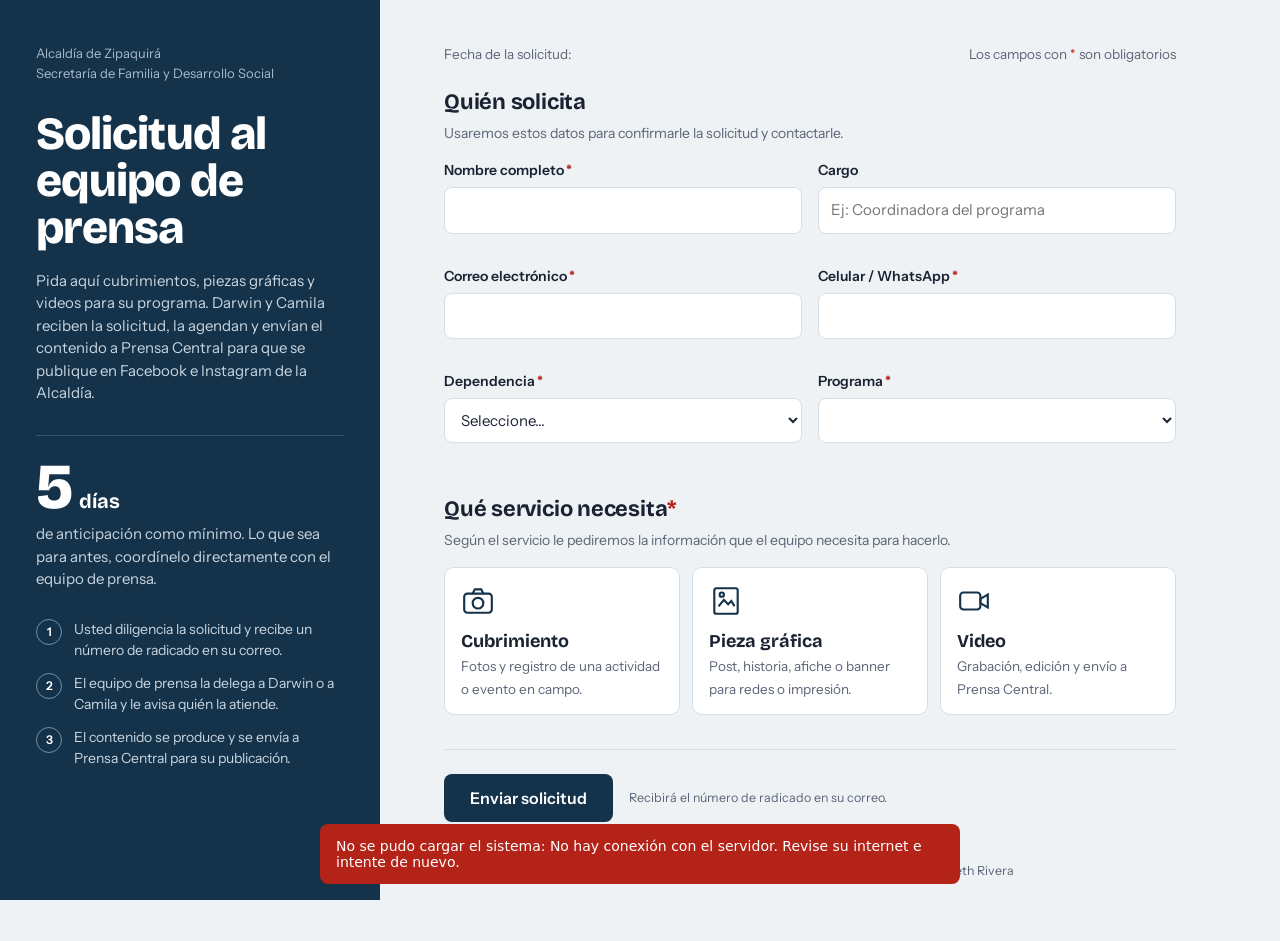
<file: index.html>
<!DOCTYPE html>
<html lang="es">
<head>
<meta charset="utf-8">
<meta name="viewport" content="width=device-width, initial-scale=1">
<title>Solicitud a Prensa · Secretaría de Familia y Desarrollo Social</title>
<meta name="description" content="Formulario para solicitar cubrimientos, piezas gráficas y videos al equipo de prensa de la Secretaría de Familia y Desarrollo Social de Zipaquirá.">
<link rel="preconnect" href="https://fonts.googleapis.com">
<link href="https://fonts.googleapis.com/css2?family=Bricolage+Grotesque:opsz,wght@12..96,500;12..96,700;12..96,800&family=Instrument+Sans:wght@400;500;600&display=swap" rel="stylesheet">
<style>
:root{
  --tinta:#14324a; --tinta-2:#1e4562; --fondo:#eef2f5; --sup:#ffffff; --linea:#d5dde5; --texto:#1b2333; --suave:#5b6577;
  --marca:#0e7c66; --marca-claro:#e3f2ee; --error:#b42318; --aviso:#8a4b00; --aviso-fondo:#fff4e0;
}
*{box-sizing:border-box}
html,body{margin:0}
body{font-family:"Instrument Sans",system-ui,sans-serif;background:var(--fondo);color:var(--texto);font-size:15px;line-height:1.5}
.layout{display:grid;grid-template-columns:minmax(280px,380px) 1fr;min-height:100vh}
@media(max-width:900px){.layout{grid-template-columns:1fr}}

/* Columna de contexto */
aside{background:var(--tinta);color:#e7eef4;padding:44px 36px;position:sticky;top:0;height:100vh;overflow:auto}
@media(max-width:900px){aside{position:static;height:auto;padding:32px 22px}}
aside .org{font-size:13px;color:#a9bccb;margin:0 0 28px}
aside h1{font-family:"Bricolage Grotesque",sans-serif;font-weight:800;font-size:clamp(34px,4vw,46px);line-height:1.02;letter-spacing:-.02em;margin:0 0 18px;color:#fff}
aside p{margin:0 0 14px;color:#c9d6e0;max-width:34ch}
.regla{margin-top:30px;border-top:1px solid #2e5675;padding-top:22px}
.regla .n{font-family:"Bricolage Grotesque",sans-serif;font-size:64px;font-weight:800;line-height:.9;color:#fff}
.regla .n small{font-size:20px;font-weight:700;margin-left:6px}
.regla p{margin-top:8px}
.pasos{margin:28px 0 0;padding:0;list-style:none;counter-reset:p}
.pasos li{counter-increment:p;display:grid;grid-template-columns:28px 1fr;gap:10px;margin-bottom:12px;color:#c9d6e0;font-size:14px}
.pasos li::before{content:counter(p);width:24px;height:24px;border-radius:50%;border:1.5px solid #6f93ad;color:#fff;font-size:12px;display:flex;align-items:center;justify-content:center;font-weight:600}

/* Formulario */
main{padding:44px clamp(18px,5vw,64px) 60px;max-width:860px}
@media(max-width:900px){main{padding:26px 16px 50px}}
.sello{display:flex;justify-content:space-between;flex-wrap:wrap;gap:8px;font-size:13.5px;color:var(--suave);margin-bottom:22px}
.sello b{color:var(--texto)}
fieldset{border:0;margin:0 0 34px;padding:0}
legend{font-family:"Bricolage Grotesque",sans-serif;font-weight:700;font-size:22px;letter-spacing:-.01em;margin-bottom:4px;padding:0}
.ayuda-legend{color:var(--suave);font-size:14px;margin:0 0 16px}
.g2{display:grid;grid-template-columns:1fr 1fr;gap:16px}
.g3{display:grid;grid-template-columns:1.2fr 1fr 1fr;gap:16px}
@media(max-width:620px){.g2,.g3{grid-template-columns:1fr}}
.campo{margin-bottom:16px}
label.et{display:block;font-weight:600;font-size:14px;margin-bottom:6px}
label.et .req{color:var(--error);margin-left:2px}
.nota{font-size:13px;color:var(--suave);margin-top:5px}
input[type=text],input[type=email],input[type=tel],input[type=date],input[type=time],input[type=url],select,textarea{
  width:100%;font:inherit;font-size:15px;color:var(--texto);background:var(--sup);border:1.5px solid var(--linea);border-radius:8px;padding:11px 12px}
textarea{min-height:104px;resize:vertical}
input:focus-visible,select:focus-visible,textarea:focus-visible,button:focus-visible,.opcion:focus-within{outline:3px solid #8cc9bb;outline-offset:1px;border-color:var(--marca)}
.invalido{border-color:var(--error)!important}

/* Servicios */
.servicios{display:grid;grid-template-columns:repeat(3,1fr);gap:12px}
@media(max-width:620px){.servicios{grid-template-columns:1fr}}
.servicio{position:relative;border:1.5px solid var(--linea);background:var(--sup);border-radius:10px;padding:16px 16px 14px;cursor:pointer;display:block}
.servicio input{position:absolute;opacity:0}
.servicio .ic{display:block;width:34px;height:34px;margin-bottom:10px;color:var(--tinta)}
.servicio b{display:block;font-family:"Bricolage Grotesque",sans-serif;font-size:18px}
.servicio span{font-size:13.5px;color:var(--suave)}
.servicio:has(input:checked){border-color:var(--tinta);box-shadow:inset 0 0 0 1.5px var(--tinta);background:#f5f8fb}
.servicio:has(input:focus-visible){outline:3px solid #8cc9bb}

.opciones{display:flex;flex-direction:column;gap:8px}
.opciones.fila{flex-direction:row;flex-wrap:wrap}
.opcion{display:flex;gap:10px;align-items:flex-start;border:1.5px solid var(--linea);background:var(--sup);border-radius:8px;padding:10px 12px;cursor:pointer;font-size:14.5px}
.opcion input{margin-top:3px;accent-color:var(--tinta)}
.opcion:has(input:checked){border-color:var(--tinta);background:#f5f8fb}

.bloque{border-left:3px solid var(--tinta);padding:4px 0 2px 18px;margin-top:6px}
.oculto{display:none!important}
.dispo{font-size:14px;padding:10px 12px;border-radius:8px;margin-top:4px}
.dispo.ok{background:var(--marca-claro);color:#0b5a4a}
.dispo.no{background:var(--aviso-fondo);color:var(--aviso)}
.error-box{background:#fdecea;color:var(--error);border-radius:8px;padding:12px 14px;margin-bottom:16px;font-size:14.5px}

.enviar{display:flex;align-items:center;gap:16px;flex-wrap:wrap;border-top:1px solid var(--linea);padding-top:24px}
button.primario{background:var(--tinta);color:#fff;border:0;border-radius:8px;padding:14px 26px;font:600 16px "Instrument Sans",sans-serif;cursor:pointer}
button.primario:hover{background:var(--tinta-2)}
button.primario:disabled{opacity:.6;cursor:progress}
.enviar small{color:var(--suave)}

.listo{max-width:520px;padding-top:30px}
.listo h2{font-family:"Bricolage Grotesque",sans-serif;font-size:40px;line-height:1.05;margin:0 0 14px;letter-spacing:-.02em}
.radicado{font-family:"Bricolage Grotesque",sans-serif;font-size:56px;font-weight:800;color:var(--tinta);margin:6px 0 18px;letter-spacing:.01em}
footer{font-size:12.5px;color:var(--suave);margin-top:40px}
@media (prefers-reduced-motion:no-preference){.listo{animation:entra .35s ease-out}@keyframes entra{from{opacity:0;transform:translateY(8px)}}}
</style>
</head>
<body>
<div class="layout">
<aside>
  <p class="org">Alcaldía de Zipaquirá<br>Secretaría de Familia y Desarrollo Social</p>
  <h1>Solicitud al equipo de prensa</h1>
  <p>Pida aquí cubrimientos, piezas gráficas y videos para su programa. Darwin y Camila reciben la solicitud, la agendan y envían el contenido a Prensa Central para que se publique en Facebook e Instagram de la Alcaldía.</p>
  <div class="regla">
    <div class="n">5<small>días</small></div>
    <p>de anticipación como mínimo. Lo que sea para antes, coordínelo directamente con el equipo de prensa.</p>
  </div>
  <ol class="pasos">
    <li>Usted diligencia la solicitud y recibe un número de radicado en su correo.</li>
    <li>El equipo de prensa la delega a Darwin o a Camila y le avisa quién la atiende.</li>
    <li>El contenido se produce y se envía a Prensa Central para su publicación.</li>
  </ol>
</aside>

<main>
<form id="form" novalidate>
  <div class="sello"><span>Fecha de la solicitud: <b id="hoy"></b></span><span>Los campos con <span style="color:var(--error)">*</span> son obligatorios</span></div>

  <fieldset>
    <legend>Quién solicita</legend>
    <p class="ayuda-legend">Usaremos estos datos para confirmarle la solicitud y contactarle.</p>
    <div class="g2">
      <div class="campo"><label class="et" for="solicitante">Nombre completo<span class="req">*</span></label><input type="text" id="solicitante" name="solicitante" autocomplete="name" required></div>
      <div class="campo"><label class="et" for="cargo">Cargo</label><input type="text" id="cargo" name="cargo" placeholder="Ej: Coordinadora del programa"></div>
      <div class="campo"><label class="et" for="correo">Correo electrónico<span class="req">*</span></label><input type="email" id="correo" name="correo" autocomplete="email" required></div>
      <div class="campo"><label class="et" for="celular">Celular / WhatsApp<span class="req">*</span></label><input type="tel" id="celular" name="celular" inputmode="tel" autocomplete="tel" required></div>
      <div class="campo"><label class="et" for="dependencia">Dependencia<span class="req">*</span></label><select id="dependencia" name="dependencia" required><option value="">Seleccione…</option></select></div>
      <div class="campo" id="w-programa"><label class="et" for="programa" id="l-programa">Programa<span class="req">*</span></label><select id="programa" name="programa"></select></div>
    </div>
  </fieldset>

  <fieldset>
    <legend>Qué servicio necesita<span class="req" style="color:var(--error)">*</span></legend>
    <p class="ayuda-legend">Según el servicio le pediremos la información que el equipo necesita para hacerlo.</p>
    <div class="servicios" role="radiogroup">
      <label class="servicio"><input type="radio" name="servicio" value="Cubrimiento">
        <svg class="ic" viewBox="0 0 32 32" fill="none" stroke="currentColor" stroke-width="2"><rect x="3" y="9" width="26" height="18" rx="3"/><path d="M11 9l2-4h6l2 4"/><circle cx="16" cy="18" r="5"/></svg>
        <b>Cubrimiento</b><span>Fotos y registro de una actividad o evento en campo.</span></label>
      <label class="servicio"><input type="radio" name="servicio" value="Pieza gráfica">
        <svg class="ic" viewBox="0 0 32 32" fill="none" stroke="currentColor" stroke-width="2"><rect x="5" y="4" width="22" height="24" rx="2"/><path d="M9 21l5-6 4 4 3-3 3 5"/><circle cx="12" cy="10" r="2"/></svg>
        <b>Pieza gráfica</b><span>Post, historia, afiche o banner para redes o impresión.</span></label>
      <label class="servicio"><input type="radio" name="servicio" value="Video">
        <svg class="ic" viewBox="0 0 32 32" fill="none" stroke="currentColor" stroke-width="2"><rect x="3" y="8" width="19" height="16" rx="3"/><path d="M22 14l7-4v12l-7-4z"/></svg>
        <b>Video</b><span>Grabación, edición y envío a Prensa Central.</span></label>
    </div>
  </fieldset>

  <fieldset id="f-detalle" class="oculto">
    <legend id="t-detalle">Detalles</legend>
    <p class="ayuda-legend" id="a-detalle"></p>

    <div class="campo"><label class="et" for="actividad" id="l-actividad">Actividad o tema<span class="req">*</span></label>
      <input type="text" id="actividad" name="actividad" placeholder="Ej: Jornada de vacunación en el barrio San Carlos"></div>
    <div class="campo"><label class="et" for="objetivo">¿Para qué es el servicio?<span class="req">*</span></label>
      <textarea id="objetivo" name="objetivo" placeholder="Qué se quiere lograr y a quién va dirigido. Ej: invitar a las familias del sector a la jornada."></textarea></div>

    <!-- Cubrimiento y video -->
    <div id="b-campo" class="bloque oculto">
      <div class="g3">
        <div class="campo"><label class="et" for="fecha" id="l-fecha">Fecha<span class="req">*</span></label><input type="date" id="fecha" name="fecha"></div>
        <div class="campo"><label class="et" for="horaIni">Hora de inicio<span class="req">*</span></label><input type="time" id="horaIni" name="horaIni" step="900"></div>
        <div class="campo"><label class="et" for="horaFin">Hora de finalización<span class="req">*</span></label><input type="time" id="horaFin" name="horaFin" step="900"></div>
      </div>
      <div id="dispo" class="dispo oculto" role="status"></div>
      <div class="campo" style="margin-top:14px"><label class="et" for="lugar" id="l-lugar">Lugar<span class="req">*</span></label>
        <input type="text" id="lugar" name="lugar" placeholder="Dirección, barrio o vereda, y nombre del sitio"></div>
      <div class="campo"><span class="et" style="display:block;font-weight:600;font-size:14px;margin-bottom:6px">¿Ya solicitó transporte para el equipo de prensa?<span class="req" style="color:var(--error)">*</span></span>
        <div class="opciones" id="op-transporte"></div></div>
      <div class="campo"><label class="et" for="copy" id="l-copy">Copy o mensaje aproximado<span class="req">*</span></label>
        <textarea id="copy" name="copy"></textarea><div class="nota" id="n-copy"></div></div>
      <div class="campo" id="w-grabar"><label class="et" for="contenidoVideo">¿Qué se debe grabar?</label>
        <textarea id="contenidoVideo" placeholder="Momentos clave, personas a entrevistar, tomas que no pueden faltar."></textarea></div>
    </div>

    <!-- Pieza gráfica -->
    <div id="b-pieza" class="bloque oculto">
      <div class="campo"><label class="et" for="fechaPieza">¿Para cuándo la necesita?<span class="req">*</span></label><input type="date" id="fechaPieza" style="max-width:240px">
        <div class="nota">Fecha en la que debe estar publicada o lista.</div></div>
      <div class="campo"><label class="et" for="contenido">¿Qué debe decir la pieza?<span class="req">*</span></label>
        <textarea id="contenido" placeholder="Título, fecha, hora, lugar, requisitos, contacto… escriba el texto tal como debe salir."></textarea></div>
      <div class="campo"><span class="et" style="display:block;font-weight:600;font-size:14px;margin-bottom:6px">Formato</span>
        <div class="opciones fila" id="op-formatos"></div></div>
      <div class="campo"><label class="et" for="copyPieza">Copy para la publicación</label>
        <textarea id="copyPieza" placeholder="El texto que acompaña la pieza en Facebook e Instagram (opcional)."></textarea></div>
    </div>

    <div class="campo"><label class="et" for="insumos">Link de insumos</label>
      <input type="url" id="insumos" name="insumos" placeholder="Carpeta de Drive con fotos, logos o documentos de referencia (opcional)"></div>
  </fieldset>

  <fieldset id="f-cierre" class="oculto">
    <legend>Inscripciones y observaciones</legend>
    <div class="campo"><span class="et" style="display:block;font-weight:600;font-size:14px;margin-bottom:6px">¿Este contenido va a tener un link de inscripción?<span class="req" style="color:var(--error)">*</span></span>
      <div class="opciones fila">
        <label class="opcion"><input type="radio" name="inscripcion" value="Sí"> Sí</label>
        <label class="opcion"><input type="radio" name="inscripcion" value="No"> No</label>
      </div></div>
    <div class="campo oculto" id="w-link"><label class="et" for="linkInscripcion">Link de inscripción</label>
      <input type="url" id="linkInscripcion" name="linkInscripcion" placeholder="https://forms.gle/…">
      <div class="nota">Si aún no lo tiene, déjelo en blanco y envíelo al equipo antes de la publicación.</div></div>
    <div class="campo"><label class="et" for="observaciones">Observaciones</label>
      <textarea id="observaciones" name="observaciones" placeholder="Cualquier otro dato que el equipo deba saber."></textarea></div>
  </fieldset>

  <div id="errores"></div>
  <div class="enviar">
    <button class="primario" id="btn" type="submit">Enviar solicitud</button>
    <small>Recibirá el número de radicado en su correo.</small>
  </div>
  <footer>Equipo de Prensa · Secretaría de Familia y Desarrollo Social · Desarrollado por Hope - Julieth Rivera</footer>
</form>

<section class="listo oculto" id="listo" aria-live="polite">
  <h2>Su solicitud quedó radicada</h2>
  <div class="radicado" id="radicado"></div>
  <p>Le enviamos la confirmación a <b id="correo-ok"></b>. Cuando Darwin o Camila la tomen, le llegará un correo con el nombre de quien la atiende.</p>
  <button class="primario" onclick="location.reload()">Hacer otra solicitud</button>
</section>
</main>
</div>

<script src="assets/config.js"></script>
<script src="assets/api.js"></script>
<script type="module">
const CFG = await cargarConfig();
const $ = id => document.getElementById(id);
const form = $('form');
let servicio = '';

$('hoy').textContent = new Intl.DateTimeFormat('es-CO', { timeZone: 'America/Bogota', weekday: 'long', day: 'numeric', month: 'long', year: 'numeric' }).format(new Date());
$('dependencia').innerHTML += Object.keys(CFG.dependencias).map(d => `<option>${d}</option>`).join('');
$('op-transporte').innerHTML = CFG.transporte.map(t => `<label class="opcion"><input type="radio" name="transporte" value="${t}"> ${t}</label>`).join('');
$('op-formatos').innerHTML = CFG.formatos.map(t => `<label class="opcion"><input type="checkbox" name="formatos" value="${t}"> ${t}</label>`).join('');
$('fecha').min = $('fechaPieza').min = CFG.minFecha;

$('dependencia').onchange = () => {
  const progs = CFG.dependencias[$('dependencia').value] || [];
  const w = $('w-programa');
  if (progs.length) {
    w.innerHTML = '<label class="et" for="programa">Programa<span class="req">*</span></label><select id="programa" name="programa"><option value="">Seleccione…</option>' +
      progs.map(p => `<option>${p}</option>`).join('') + '</select>';
  } else {
    w.innerHTML = '<label class="et" for="programa">Área o equipo</label><input type="text" id="programa" name="programa" placeholder="Opcional">';
  }
};
$('dependencia').onchange();

document.querySelectorAll('input[name=servicio]').forEach(r => r.onchange = () => {
  servicio = r.value;
  const pieza = servicio === 'Pieza gráfica', video = servicio === 'Video';
  $('f-detalle').classList.remove('oculto'); $('f-cierre').classList.remove('oculto');
  $('b-campo').classList.toggle('oculto', pieza); $('b-pieza').classList.toggle('oculto', !pieza);
  $('w-grabar').classList.toggle('oculto', !video);
  $('t-detalle').textContent = pieza ? 'Detalles de la pieza gráfica' : video ? 'Detalles del video' : 'Detalles del cubrimiento';
  $('a-detalle').textContent = pieza ? 'Cuéntenos qué debe decir la pieza y para cuándo la necesita.'
    : video ? 'El video se graba, se edita y se envía a Prensa Central para su publicación.'
    : 'Si es un trabajo en campo, indique bien el lugar y si ya hay transporte para prensa.';
  $('l-actividad').innerHTML = (video ? 'Actividad o tema del video' : pieza ? 'Tema de la pieza' : 'Actividad o tema') + '<span class="req">*</span>';
  $('l-lugar').innerHTML = (video ? '¿Dónde se va a grabar?' : 'Lugar del cubrimiento') + '<span class="req">*</span>';
  $('l-copy').innerHTML = (video ? 'Copy o mensaje del video' : 'Copy o mensaje aproximado') + '<span class="req">*</span>';
  $('n-copy').textContent = video ? 'Qué debe transmitir el video y el texto que lo acompañará en redes.' : 'Lo que debe decir la publicación del cubrimiento, más o menos.';
  revisarDispo();
});

document.querySelectorAll('input[name=inscripcion]').forEach(r => r.onchange = () => $('w-link').classList.toggle('oculto', r.value !== 'Sí' || !r.checked));

let seq = 0;
['fecha', 'horaIni', 'horaFin'].forEach(id => $(id).addEventListener('change', revisarDispo));
function revisarDispo() {
  const box = $('dispo'), f = $('fecha').value, a = $('horaIni').value, b = $('horaFin').value;
  if (servicio === 'Pieza gráfica' || !f || !a || !b || b <= a || f < CFG.minFecha) { box.classList.add('oculto'); return; }
  const n = ++seq;
  box.className = 'dispo'; box.textContent = 'Revisando la agenda del equipo…';
  google.script.run.withSuccessHandler(r => {
    if (n !== seq) return;
    box.className = 'dispo ' + (r.ok ? 'ok' : 'no');
    box.textContent = r.ok ? 'El equipo de prensa tiene disponibilidad en ese horario.'
      : 'Darwin y Camila ya tienen compromisos en ese horario. Elija otra hora o comuníquese con el equipo de prensa.';
  }).withFailureHandler(() => { if (n === seq) box.classList.add('oculto'); }).consultarDisponibilidad(f, a, b);
}

form.onsubmit = e => {
  e.preventDefault();
  document.querySelectorAll('.invalido').forEach(x => x.classList.remove('invalido'));
  const v = n => (form.elements[n] && form.elements[n].value || '').trim();
  const radio = n => (form.querySelector(`input[name="${n}"]:checked`) || {}).value || '';
  const pieza = servicio === 'Pieza gráfica';
  const d = {
    solicitante: v('solicitante'), cargo: v('cargo'), correo: v('correo'), celular: v('celular'),
    dependencia: v('dependencia'), programa: v('programa'), servicio,
    actividad: v('actividad'), objetivo: v('objetivo'),
    fecha: pieza ? $('fechaPieza').value : $('fecha').value, horaIni: $('horaIni').value, horaFin: $('horaFin').value,
    lugar: v('lugar'), transporte: radio('transporte'),
    copy: pieza ? $('copyPieza').value.trim() : v('copy'),
    contenido: pieza ? $('contenido').value.trim() : $('contenidoVideo').value.trim(),
    formatos: [...form.querySelectorAll('input[name=formatos]:checked')].map(x => x.value),
    insumos: v('insumos'), inscripcion: radio('inscripcion'), linkInscripcion: v('linkInscripcion'), observaciones: v('observaciones')
  };
  const errores = validar(d);
  if (errores.length) {
    $('errores').innerHTML = '<div class="error-box"><b>Revise estos datos:</b><br>' + errores.map(x => '· ' + esc(x[1])).join('<br>') + '</div>';
    errores.forEach(x => x[0] && $(x[0]) && $(x[0]).classList.add('invalido'));
    const primero = errores[0][0] && $(errores[0][0]);
    (primero || $('errores')).scrollIntoView({ behavior: 'smooth', block: 'center' });
    if (primero && primero.focus) primero.focus({ preventScroll: true });
    return;
  }
  $('errores').innerHTML = '';
  $('btn').disabled = true; $('btn').textContent = 'Enviando…';
  google.script.run.withSuccessHandler(r => {
    if (!r.ok) { $('errores').innerHTML = `<div class="error-box">${esc(r.mensaje)}</div>`; listo(); revisarDispo(); return; }
    form.classList.add('oculto'); $('listo').classList.remove('oculto');
    $('radicado').textContent = r.id; $('correo-ok').textContent = d.correo; window.scrollTo(0, 0);
  }).withFailureHandler(err => { $('errores').innerHTML = `<div class="error-box">${esc(err.message)}</div>`; listo(); })
    .enviarSolicitud(d);
};
function listo() { $('btn').disabled = false; $('btn').textContent = 'Enviar solicitud'; }

function validar(d) {
  const e = [], pieza = d.servicio === 'Pieza gráfica';
  if (!d.solicitante) e.push(['solicitante', 'Escriba su nombre completo.']);
  if (!/^[^\s@]+@[^\s@]+\.[^\s@]+$/.test(d.correo)) e.push(['correo', 'Escriba un correo electrónico válido.']);
  if (d.celular.replace(/\D/g, '').length < 7) e.push(['celular', 'Escriba un número de celular válido.']);
  if (!d.dependencia) e.push(['dependencia', 'Seleccione la dependencia.']);
  if ((CFG.dependencias[d.dependencia] || []).length && !d.programa) e.push(['programa', 'Seleccione el programa.']);
  if (!d.servicio) { e.push(['', 'Seleccione el servicio que necesita.']); return e; }
  if (!d.actividad) e.push(['actividad', 'Escriba la actividad o el tema.']);
  if (!d.objetivo) e.push(['objetivo', 'Cuéntenos para qué es el servicio.']);
  const idF = pieza ? 'fechaPieza' : 'fecha';
  if (!d.fecha) e.push([idF, 'Seleccione la fecha.']);
  else if (d.fecha < CFG.minFecha) e.push([idF, `La fecha debe ser con mínimo ${CFG.anticipacion} días de anticipación. Para algo antes, comuníquese directamente con el equipo de prensa.`]);
  if (pieza) {
    if (!d.contenido) e.push(['contenido', 'Escriba qué debe decir la pieza.']);
  } else {
    if (!d.horaIni) e.push(['horaIni', 'Indique la hora de inicio.']);
    if (!d.horaFin || d.horaFin <= d.horaIni) e.push(['horaFin', 'La hora de finalización debe ser posterior a la de inicio.']);
    if (!d.lugar) e.push(['lugar', d.servicio === 'Video' ? 'Indique dónde se va a grabar.' : 'Indique el lugar del cubrimiento.']);
    if (!d.transporte) e.push(['op-transporte', 'Indique si ya solicitó transporte para prensa.']);
    if (!d.copy) e.push(['copy', 'Escriba el copy o mensaje.']);
  }
  if (!d.inscripcion) e.push(['', 'Indique si el contenido tendrá link de inscripción.']);
  return e;
}
function esc(s) { return String(s).replace(/[&<>"']/g, c => ({ '&': '&amp;', '<': '&lt;', '>': '&gt;', '"': '&quot;', "'": '&#39;' }[c])); }
</script>
</body>
</html>
</file>
